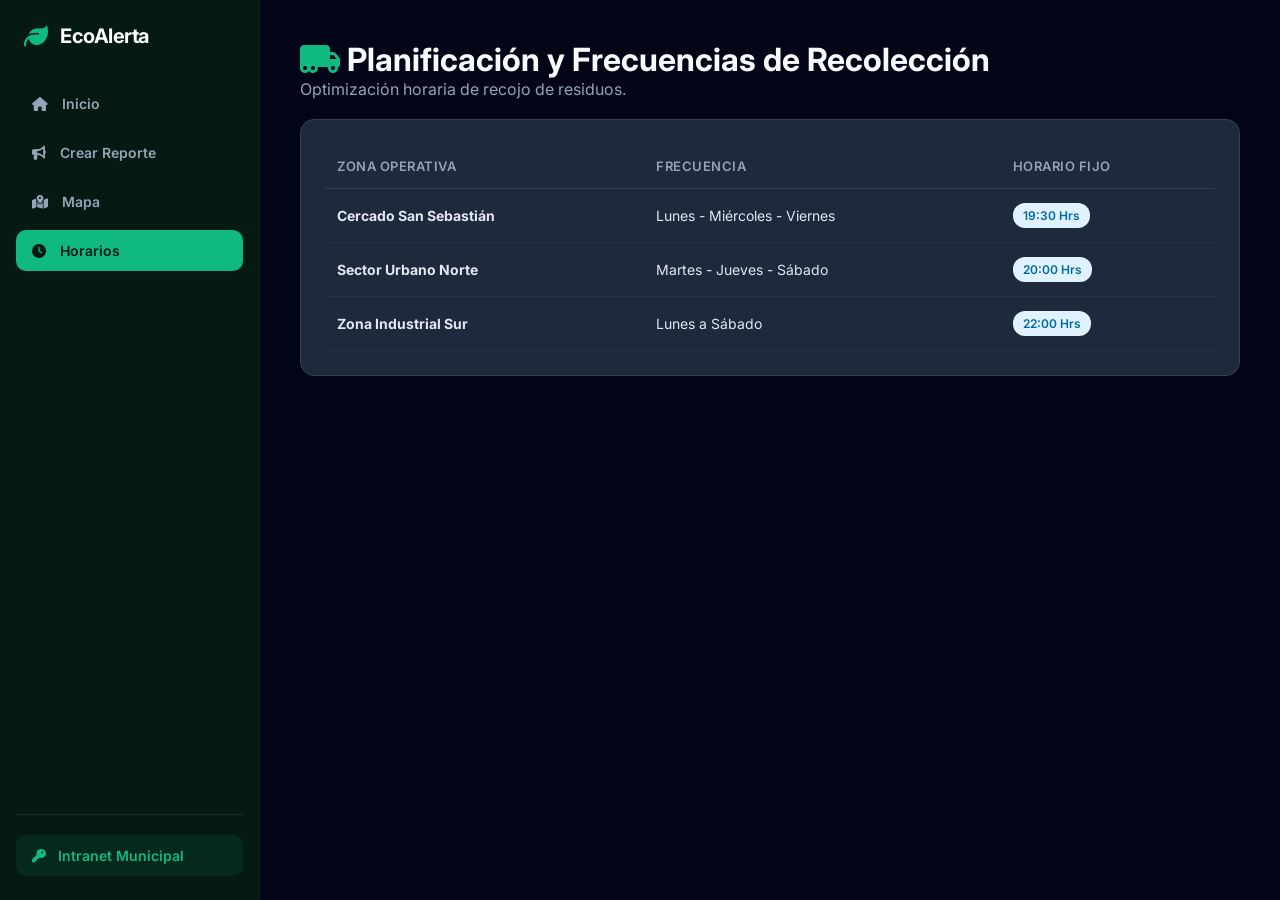
<file: horarios.html>
<!DOCTYPE html>
<html lang="es">
<head>
    <meta charset="UTF-8">
    <meta name="viewport" content="width=device-width, initial-scale=1.0">
    <title>EcoAlerta - Horarios</title>
    <link href="https://fonts.googleapis.com/css2?family=Inter:wght@400;500;600;700;800&display=swap" rel="stylesheet">
    <link rel="stylesheet" href="https://cdnjs.cloudflare.com/ajax/libs/font-awesome/6.7.2/css/all.min.css">
    <link rel="stylesheet" href="css/estilos.css">
</head>
<body>
    <nav class="menu" id="menuDinamico"></nav>
    <main class="contenido">
        <h1><i class="fas fa-truck-moving" style="color: var(--primary);"></i> Planificación y Frecuencias de Recolección</h1>
        <p style="color:var(--text-muted); margin-bottom:20px;">Optimización horaria de recojo de residuos.</p>
        <div class="table-container">
            <table>
                <thead>
                    <tr><th>Zona Operativa</th><th>Frecuencia</th><th>Horario Fijo</th></tr>
                </thead>
                <tbody>
                    <tr><td><strong>Cercado San Sebastián</strong></td><td>Lunes - Miércoles - Viernes</td><td><span class="estado-badge" style="background:#e0f2fe; color:#0369a1; padding: 5px 10px; border-radius: 12px; font-weight: 600;">19:30 Hrs</span></td></tr>
                    <tr><td><strong>Sector Urbano Norte</strong></td><td>Martes - Jueves - Sábado</td><td><span class="estado-badge" style="background:#e0f2fe; color:#0369a1; padding: 5px 10px; border-radius: 12px; font-weight: 600;">20:00 Hrs</span></td></tr>
                    <tr><td><strong>Zona Industrial Sur</strong></td><td>Lunes a Sábado</td><td><span class="estado-badge" style="background:#e0f2fe; color:#0369a1; padding: 5px 10px; border-radius: 12px; font-weight: 600;">22:00 Hrs</span></td></tr>
                </tbody>
            </table>
        </div>
    </main>
    <script src="js/model.js"></script>
    <script src="js/view.js"></script>
    <script>
        document.addEventListener("DOMContentLoaded", () => {
            const model = new EcoAlertaModel();
            const view = new EcoAlertaView();
            view.initMenu(model.isLoggedIn());
        });
    </script>
</body>
</html>
</file>
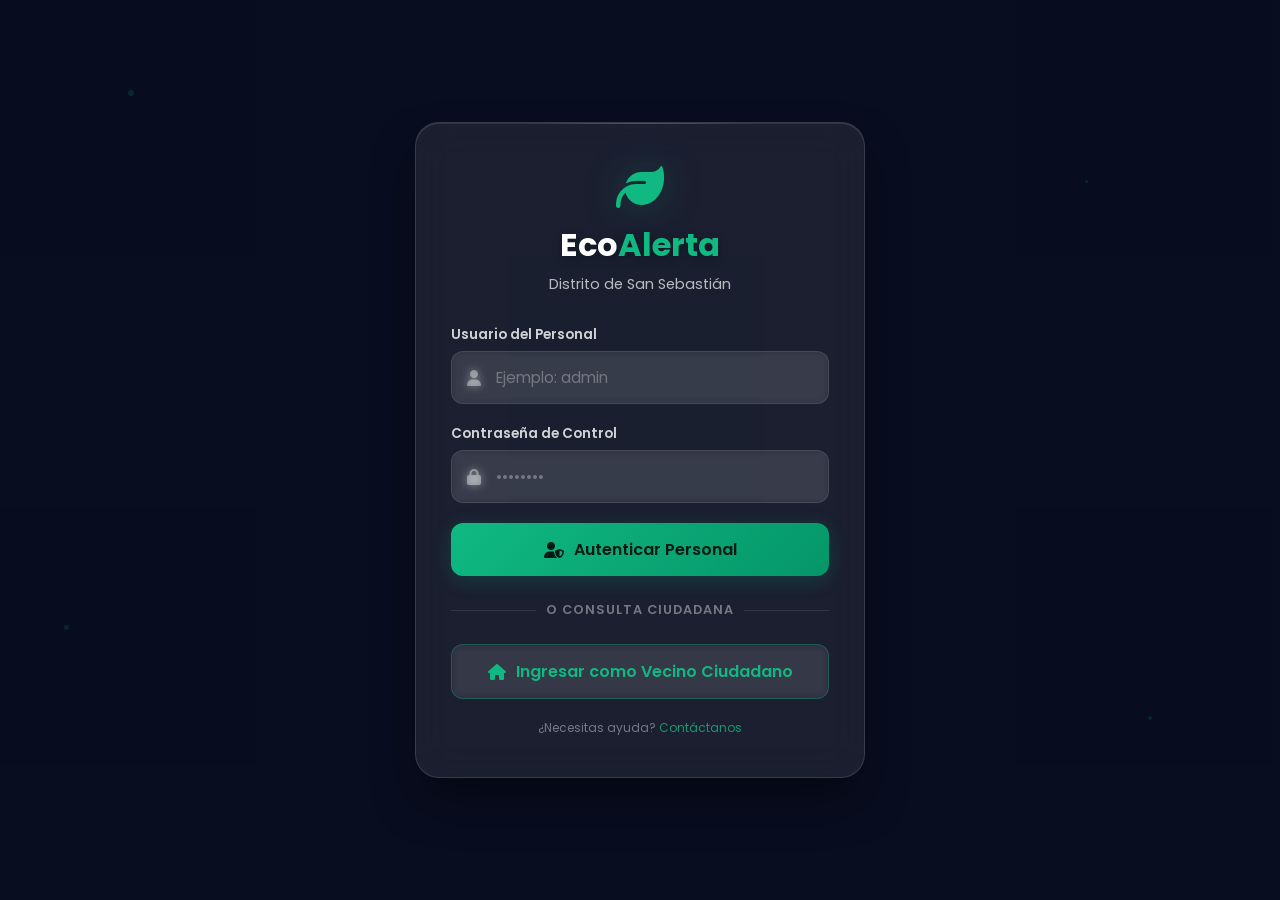
<file: login.html>
<!DOCTYPE html>
<html lang="es">
<head>
    <meta charset="UTF-8">
    <meta name="viewport" content="width=device-width, initial-scale=1.0">
    <title>Iniciar Sesión - EcoAlerta</title>
    
    <link rel="preconnect" href="https://fonts.googleapis.com">
    <link rel="preconnect" href="https://fonts.gstatic.com" crossorigin>
    <link href="https://fonts.googleapis.com/css2?family=Poppins:wght@300;400;500;600;700&display=swap" rel="stylesheet">
    <link rel="stylesheet" href="https://cdnjs.cloudflare.com/ajax/libs/font-awesome/6.7.2/css/all.min.css">

    <style>
        * {
            box-sizing: border-box;
            margin: 0;
            padding: 0;
            font-family: 'Poppins', sans-serif;
        }

        body {
            background: #0f172a;
            background-image: url('https://images.unsplash.com/photo-1511497584788-876760111969?q=20&w=1000');
            background-size: cover;
            background-position: center;
            background-attachment: fixed;
            display: flex;
            justify-content: center;
            align-items: center;
            min-height: 100vh;
            padding: 20px;
        }

        /* Capa oscura semitransparente encima de la imagen */
        body::before {
            content: '';
            position: fixed;
            top: 0;
            left: 0;
            width: 100%;
            height: 100%;
            background: rgba(2, 6, 23, 0.55);
            z-index: 0;
        }

        .login-wrapper {
            width: 100%;
            max-width: 450px;
            position: relative;
            z-index: 1;
        }

        /* ===== EFECTO GLASSMORPHISM ===== */
        .login-card {
            background: rgba(255, 255, 255, 0.08);
            backdrop-filter: blur(20px);
            -webkit-backdrop-filter: blur(20px);
            border: 1px solid rgba(255, 255, 255, 0.12);
            border-radius: 24px;
            padding: 40px 35px;
            box-shadow: 
                0 25px 50px -12px rgba(0, 0, 0, 0.5),
                inset 0 1px 0 rgba(255, 255, 255, 0.1);
            transition: all 0.3s ease;
        }

        /* Efecto de brillo en el borde superior */
        .login-card::before {
            content: '';
            position: absolute;
            top: 0;
            left: 50%;
            transform: translateX(-50%);
            width: 60%;
            height: 1px;
            background: linear-gradient(90deg, transparent, rgba(16, 185, 129, 0.4), transparent);
            border-radius: 100%;
        }

        .login-card:hover {
            box-shadow: 
                0 30px 60px -12px rgba(0, 0, 0, 0.6),
                inset 0 1px 0 rgba(255, 255, 255, 0.15);
            transform: translateY(-2px);
        }

        .login-header {
            text-align: center;
            margin-bottom: 30px;
        }

        .login-header i {
            font-size: 3rem;
            color: #10b981;
            margin-bottom: 10px;
            filter: drop-shadow(0 0 20px rgba(16, 185, 129, 0.2));
        }

        .login-header h1 {
            color: #ffffff;
            font-size: 2rem;
            font-weight: 700;
            text-shadow: 0 2px 10px rgba(0, 0, 0, 0.3);
        }

        .login-header h1 span {
            color: #10b981;
        }

        .login-header p {
            color: rgba(255, 255, 255, 0.7);
            font-size: 0.9rem;
            margin-top: 5px;
        }

        .section-divider {
            display: flex;
            align-items: center;
            text-align: center;
            color: rgba(255, 255, 255, 0.4);
            font-size: 0.8rem;
            font-weight: 600;
            text-transform: uppercase;
            letter-spacing: 1px;
            margin: 25px 0;
        }

        .section-divider::before, .section-divider::after {
            content: '';
            flex: 1;
            border-bottom: 1px solid rgba(255, 255, 255, 0.1);
        }

        .section-divider:not(:empty)::before { margin-right: .75em; }
        .section-divider:not(:empty)::after { margin-left: .75em; }

        .form-group {
            margin-bottom: 20px;
        }

        .form-group label {
            display: block;
            color: rgba(255, 255, 255, 0.8);
            font-size: 0.85rem;
            font-weight: 600;
            margin-bottom: 6px;
        }

        .input-icon-wrapper {
            position: relative;
            display: flex;
            align-items: center;
        }

        .input-icon-wrapper i {
            position: absolute;
            left: 16px;
            color: rgba(255, 255, 255, 0.4);
            font-size: 1rem;
            transition: color 0.3s ease;
        }

        .input-icon-wrapper:focus-within i {
            color: #10b981;
        }

        .form-control {
            width: 100%;
            padding: 14px 16px 14px 44px;
            background: rgba(255, 255, 255, 0.06);
            border: 1px solid rgba(255, 255, 255, 0.1);
            border-radius: 12px;
            font-size: 0.95rem;
            color: #f8fafc;
            outline: none;
            transition: all 0.3s ease;
            backdrop-filter: blur(4px);
        }

        .form-control::placeholder {
            color: rgba(255, 255, 255, 0.3);
        }

        .form-control:focus {
            border-color: #10b981;
            background: rgba(255, 255, 255, 0.08);
            box-shadow: 0 0 0 4px rgba(16, 185, 129, 0.08);
        }

        .btn-municipal {
            background: linear-gradient(135deg, #10b981, #059669);
            color: #041a12;
            border: none;
            width: 100%;
            padding: 14px;
            border-radius: 12px;
            font-size: 1rem;
            font-weight: 600;
            cursor: pointer;
            transition: all 0.3s ease;
            display: flex;
            align-items: center;
            justify-content: center;
            gap: 10px;
            box-shadow: 0 4px 20px rgba(16, 185, 129, 0.2);
            position: relative;
            overflow: hidden;
        }

        /* Efecto de brillo en el botón */
        .btn-municipal::after {
            content: '';
            position: absolute;
            top: -50%;
            left: -50%;
            width: 200%;
            height: 200%;
            background: radial-gradient(circle, rgba(255, 255, 255, 0.1) 0%, transparent 60%);
            opacity: 0;
            transition: opacity 0.5s ease;
        }

        .btn-municipal:hover {
            transform: translateY(-2px);
            box-shadow: 0 8px 30px rgba(16, 185, 129, 0.35);
        }

        .btn-municipal:hover::after {
            opacity: 1;
        }

        .btn-municipal:active {
            transform: scale(0.98);
        }

        .btn-vecino {
            background: rgba(255, 255, 255, 0.04);
            color: #10b981;
            border: 1px solid rgba(16, 185, 129, 0.3);
            width: 100%;
            padding: 14px;
            border-radius: 12px;
            font-size: 1rem;
            font-weight: 600;
            cursor: pointer;
            transition: all 0.3s ease;
            display: flex;
            align-items: center;
            justify-content: center;
            gap: 10px;
            backdrop-filter: blur(4px);
        }

        .btn-vecino:hover {
            background: rgba(16, 185, 129, 0.08);
            border-color: #10b981;
            transform: translateY(-2px);
            box-shadow: 0 4px 20px rgba(16, 185, 129, 0.1);
        }

        .btn-vecino:active {
            transform: scale(0.98);
        }

        .login-footer {
            text-align: center;
            margin-top: 20px;
            color: rgba(255, 255, 255, 0.4);
            font-size: 12px;
        }

        .login-footer a {
            color: rgba(16, 185, 129, 0.8);
            text-decoration: none;
            transition: color 0.3s ease;
        }

        .login-footer a:hover {
            color: #10b981;
            text-decoration: underline;
        }

        /* ===== EFECTO DE PARTÍCULAS SUTILES EN EL FONDO ===== */
        .bg-particles {
            position: fixed;
            top: 0;
            left: 0;
            width: 100%;
            height: 100%;
            pointer-events: none;
            z-index: 0;
            overflow: hidden;
        }

        .bg-particles span {
            position: absolute;
            width: 4px;
            height: 4px;
            background: rgba(16, 185, 129, 0.15);
            border-radius: 50%;
            animation: float 20s infinite linear;
        }

        .bg-particles span:nth-child(1) { top: 10%; left: 10%; animation-duration: 25s; width: 6px; height: 6px; }
        .bg-particles span:nth-child(2) { top: 20%; right: 15%; animation-duration: 18s; width: 3px; height: 3px; }
        .bg-particles span:nth-child(3) { bottom: 30%; left: 5%; animation-duration: 22s; width: 5px; height: 5px; }
        .bg-particles span:nth-child(4) { bottom: 20%; right: 10%; animation-duration: 28s; width: 4px; height: 4px; }
        .bg-particles span:nth-child(5) { top: 50%; left: 50%; animation-duration: 30s; width: 7px; height: 7px; }

        @keyframes float {
            0% { transform: translate(0, 0) scale(1); opacity: 0.5; }
            25% { transform: translate(100px, -50px) scale(1.5); opacity: 1; }
            50% { transform: translate(50px, 100px) scale(0.8); opacity: 0.5; }
            75% { transform: translate(-80px, 50px) scale(1.2); opacity: 0.8; }
            100% { transform: translate(0, 0) scale(1); opacity: 0.5; }
        }

        /* ===== RESPONSIVE ===== */
        @media (max-width: 480px) {
            .login-card {
                padding: 30px 20px;
            }
            .login-header h1 {
                font-size: 1.6rem;
            }
            .login-header i {
                font-size: 2.4rem;
            }
        }
    </style>
</head>
<body>

    <!-- ===== PARTÍCULAS DECORATIVAS ===== -->
    <div class="bg-particles">
        <span></span>
        <span></span>
        <span></span>
        <span></span>
        <span></span>
    </div>

    <div class="login-wrapper">
        <div class="login-card">
            
            <div class="login-header">
                <i class="fas fa-leaf"></i>
                <h1>Eco<span>Alerta</span></h1>
                <p>Distrito de San Sebastián</p>
            </div>

            <form id="loginForm">
                <div class="form-group">
                    <label for="usuario">Usuario del Personal</label>
                    <div class="input-icon-wrapper">
                        <i class="fas fa-user"></i>
                        <input type="text" id="usuario" class="form-control" placeholder="Ejemplo: admin" autocomplete="username">
                    </div>
                </div>

                <div class="form-group">
                    <label for="clave">Contraseña de Control</label>
                    <div class="input-icon-wrapper">
                        <i class="fas fa-lock"></i>
                        <input type="password" id="clave" class="form-control" placeholder="••••••••" autocomplete="current-password">
                    </div>
                </div>

                <button type="submit" class="btn-municipal">
                    <i class="fas fa-user-shield"></i> Autenticar Personal
                </button>
            </form>

            <div class="section-divider">O CONSULTA CIUDADANA</div>

            <div style="margin-top: 5px;">
                <button type="button" class="btn-vecino" onclick="loginVecino()">
                    <i class="fas fa-home"></i> Ingresar como Vecino Ciudadano
                </button>
            </div>

            <div class="login-footer">
                <p>¿Necesitas ayuda? <a href="#">Contáctanos</a></p>
            </div>

        </div>
    </div>

    <script>
        document.getElementById('loginForm').addEventListener('submit', function(e) {
            e.preventDefault();
            const user = document.getElementById('usuario').value.trim();
            const pass = document.getElementById('clave').value.trim();
            
            if (user === 'admin' && pass === '1234') {
                localStorage.setItem('eco_session', 'true');
                localStorage.setItem('session_user', 'Administrador');
                window.location.href = 'index.html';
            } else {
                alert('❌ Credenciales incorrectas. Usa: admin / 1234');
            }
        });

        function loginVecino() {
            localStorage.removeItem('eco_session');
            localStorage.removeItem('session_user');
            window.location.href = 'index.html';
        }
    </script>

</body>
</html>
</file>
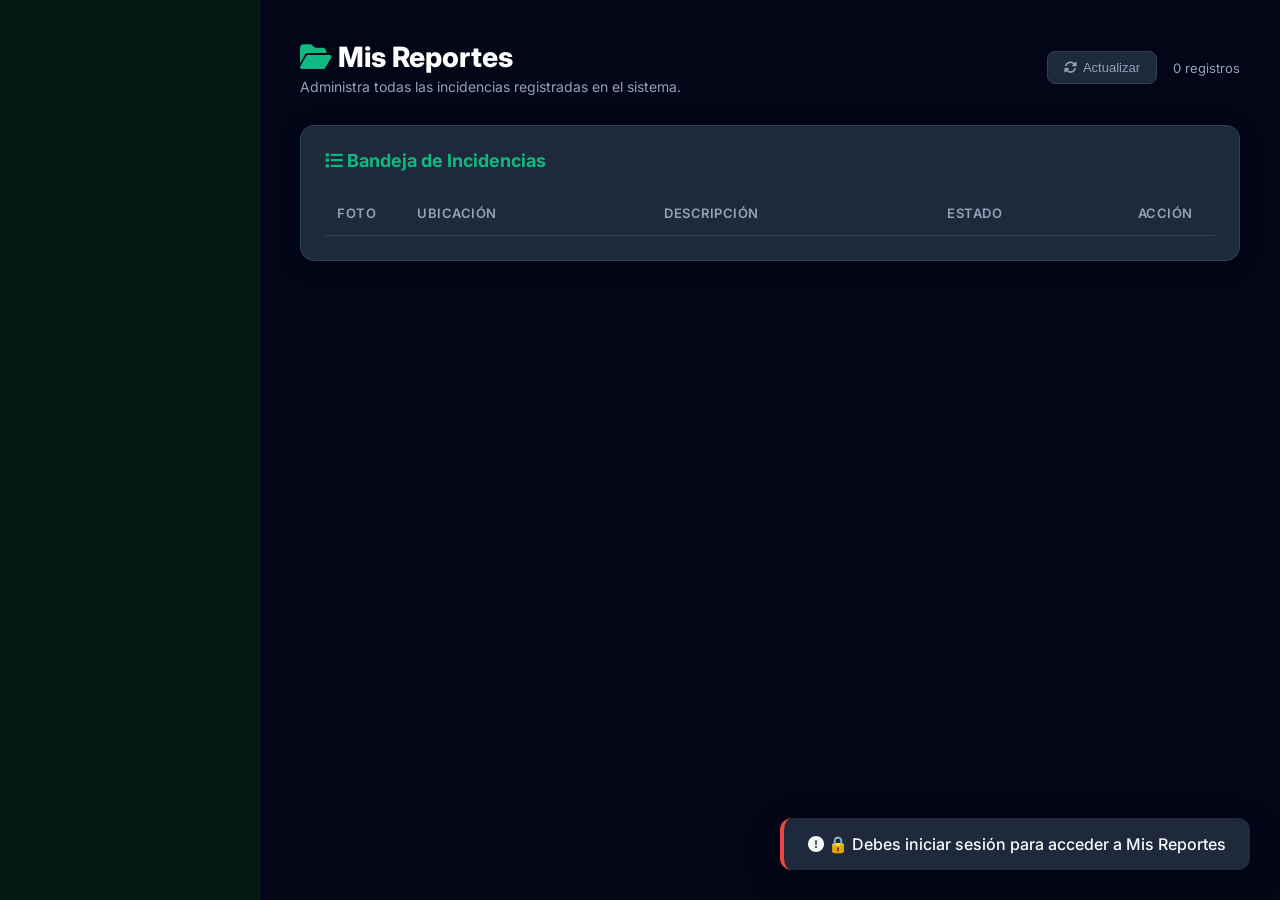
<file: misreportes.html>
<!DOCTYPE html>
<html lang="es">
<head>
    <meta charset="UTF-8">
    <meta name="viewport" content="width=device-width, initial-scale=1.0">
    <title>EcoAlerta - Mis Reportes</title>
    <link href="https://fonts.googleapis.com/css2?family=Inter:wght@400;500;600;700;800&display=swap" rel="stylesheet">
    <link rel="stylesheet" href="https://cdnjs.cloudflare.com/ajax/libs/font-awesome/6.7.2/css/all.min.css">
    <link rel="stylesheet" href="css/estilos.css">
    <style>
        .header-actions {
            display: flex;
            align-items: center;
            gap: 16px;
            flex-wrap: wrap;
        }
        .btn-refresh {
            background: var(--bg-card);
            border: 1px solid var(--border-color);
            color: var(--text-muted);
            padding: 8px 16px;
            border-radius: 8px;
            cursor: pointer;
            transition: all 0.2s;
            font-size: 13px;
            display: flex;
            align-items: center;
            gap: 6px;
        }
        .btn-refresh:hover {
            background: var(--primary);
            color: #041a12;
            border-color: var(--primary);
        }
        .empty-state-custom {
            text-align: center;
            color: var(--text-muted);
            padding: 40px;
        }
        .empty-state-custom i {
            font-size: 40px;
            display: block;
            margin-bottom: 12px;
            opacity: 0.3;
        }
    </style>
</head>
<body>
    <nav class="menu" id="menuDinamico"></nav>
    <main class="contenido">
        <header style="margin-bottom: 30px; display: flex; justify-content: space-between; align-items: center; flex-wrap: wrap; gap: 15px;">
            <div>
                <h1 style="font-size: 28px; font-weight: 800; color: #ffffff;">
                    <i class="fas fa-folder-open" style="color: var(--primary);"></i> Mis Reportes
                </h1>
                <p style="color: var(--text-muted); font-size: 14px; margin-top: 4px;">
                    Administra todas las incidencias registradas en el sistema.
                </p>
            </div>
            <div class="header-actions">
                <button class="btn-refresh" onclick="location.reload()">
                    <i class="fas fa-sync-alt"></i> Actualizar
                </button>
                <span style="color: var(--text-muted); font-size: 13px;" id="totalRegistros">0 registros</span>
            </div>
        </header>

        <section class="table-container">
            <h2 style="font-size: 18px; font-weight: 700; margin-bottom: 20px; color: var(--primary);">
                <i class="fas fa-list"></i> Bandeja de Incidencias
            </h2>
            <div style="overflow-x: auto;">
                <table>
                    <thead>
                        <tr>
                            <th style="width: 80px;">Foto</th>
                            <th>Ubicación</th>
                            <th>Descripción</th>
                            <th style="width: 180px;">Estado</th>
                            <th style="width: 100px; text-align: center;">Acción</th>
                        </tr>
                    </thead>
                    <tbody id="tablaReportesBody">
                        <!-- Generado por JS -->
                    </tbody>
                </table>
            </div>
        </section>
    </main>

    <script src="js/model.js"></script>
    <script src="js/view.js"></script>
    <script>
        document.addEventListener("DOMContentLoaded", function() {
            const model = new EcoAlertaModel();
            const view = new EcoAlertaView();
            
            // ===== VERIFICAR SESIÓN =====
            if (!model.isLoggedIn()) {
                view.showToast('🔒 Debes iniciar sesión para acceder a Mis Reportes', 'error');
                setTimeout(() => {
                    window.location.href = 'login.html';
                }, 1500);
                return;
            }
            
            // ===== INICIALIZAR MENÚ CON LOGOUT DIRECTO AL LOGIN =====
            view.initMenu(true, function() {
                // Limpiar todas las claves de sesión
                localStorage.removeItem('eco_session');
                localStorage.removeItem('session_user');
                localStorage.removeItem('isLoggedIn');
                sessionStorage.clear();
                
                view.showToast('👋 Sesión cerrada correctamente');
                
                // ✅ REDIRIGIR DIRECTAMENTE AL LOGIN
                setTimeout(() => {
                    window.location.href = 'login.html';
                }, 500);
            });
            
            // ===== CARGAR DATOS =====
            cargarReportes(model, view);
        });

        function cargarReportes(model, view) {
            const reportes = model.getAll();
            const tbody = document.getElementById('tablaReportesBody');
            
            // Actualizar contador
            document.getElementById('totalRegistros').textContent = reportes.length + ' registros';
            
            if (reportes.length === 0) {
                tbody.innerHTML = `
                    <tr>
                        <td colspan="5" class="empty-state-custom">
                            <i class="fas fa-inbox"></i>
                            <p>No hay reportes registrados</p>
                            <p style="font-size: 13px; margin-top: 4px;">
                                <a href="reportar.html" style="color: var(--primary); text-decoration: none;">
                                    <i class="fas fa-plus-circle"></i> Crear el primer reporte
                                </a>
                            </p>
                        </td>
                    </tr>
                `;
                return;
            }

            // Ordenar: Pendientes primero, luego por fecha (más reciente primero)
            const sorted = [...reportes].sort((a, b) => {
                if (a.estado === 'Pendiente' && b.estado !== 'Pendiente') return -1;
                if (a.estado !== 'Pendiente' && b.estado === 'Pendiente') return 1;
                return new Date(b.fecha) - new Date(a.fecha);
            });

            tbody.innerHTML = sorted.map((r, index) => {
                const estadoClass = r.estado === 'Pendiente' ? 'estado-pendiente' : 
                                   r.estado === 'Atendido' ? 'estado-atendido' : 'estado-noatendido';
                
                const imagenHtml = r.imagen 
                    ? `<img src="${r.imagen}" class="img-miniatura" onclick="verEvidencia(${r.id}, '${view.escapeXSS(r.referencia)}', '${r.fecha}')" title="Ver evidencia" style="cursor: pointer;">`
                    : `<i class="fas fa-image-slash" style="color: var(--text-muted); font-size: 18px;"></i>`;

                return `
                    <tr>
                        <td>${imagenHtml}</td>
                        <td><strong>${view.escapeXSS(r.referencia)}</strong></td>
                        <td style="font-size: 13px; color: var(--text-muted); max-width: 250px; overflow: hidden; text-overflow: ellipsis; white-space: nowrap;">
                            ${view.escapeXSS(r.descripcion)}
                        </td>
                        <td>
                            <select class="select-status" data-id="${r.id}" onchange="cambiarEstado(${r.id}, this.value)" style="padding:6px 12px; font-weight:600; border-radius:8px; border:1px solid var(--border-color); outline:none; background:#0f172a; color:#fff; font-size:13px; cursor:pointer;">
                                <option value="Pendiente" ${r.estado === 'Pendiente' ? 'selected' : ''}>🟡 Pendiente</option>
                                <option value="Atendido" ${r.estado === 'Atendido' ? 'selected' : ''}>🟢 Atendido</option>
                                <option value="No Atendido" ${r.estado === 'No Atendido' ? 'selected' : ''}>⚪ No Atendido</option>
                            </select>
                        </td>
                        <td style="text-align: center;">
                            <button class="btn-delete" onclick="eliminarReporte(${r.id})" title="Eliminar reporte" style="background:transparent; border:none; color:#64748b; padding:6px 10px; border-radius:6px; cursor:pointer; transition:all 0.2s; font-size:14px;">
                                <i class="fas fa-trash-alt"></i>
                            </button>
                        </td>
                    </tr>
                `;
            }).join('');
        }

        function cambiarEstado(id, nuevoEstado) {
            const model = new EcoAlertaModel();
            const view = new EcoAlertaView();
            
            if (model.updateStatus(id, nuevoEstado)) {
                view.showToast(`✅ Estado actualizado a "${nuevoEstado}"`);
                cargarReportes(model, view);
            }
        }

        function eliminarReporte(id) {
            if (!confirm('⚠️ ¿Está seguro de que desea eliminar este reporte permanentemente?')) return;
            
            const model = new EcoAlertaModel();
            const view = new EcoAlertaView();
            
            if (model.delete(id)) {
                view.showToast('🗑️ Reporte eliminado correctamente');
                cargarReportes(model, view);
            }
        }

        function verEvidencia(id, referencia, fecha) {
            const model = new EcoAlertaModel();
            const view = new EcoAlertaView();
            const reporte = model.getById(id);
            
            if (reporte && reporte.imagen) {
                view.injectModalStructure(reporte);
            } else {
                view.showToast('📷 Este reporte no tiene imagen adjunta', 'error');
            }
        }

        // ============================================================
        //  FALLBACK: CIERRE DE SESIÓN
        // ============================================================

        document.addEventListener('click', function(e) {
            if (e.target.closest('#btnCerrarSesion') || e.target.closest('.logout-btn')) {
                e.preventDefault();
                const model = new EcoAlertaModel();
                const view = new EcoAlertaView();
                
                localStorage.removeItem('eco_session');
                localStorage.removeItem('session_user');
                localStorage.removeItem('isLoggedIn');
                sessionStorage.clear();
                
                view.showToast('👋 Sesión cerrada correctamente');
                setTimeout(() => {
                    window.location.href = 'login.html';
                }, 500);
            }
        });
    </script>
</body>
</html>
</file>
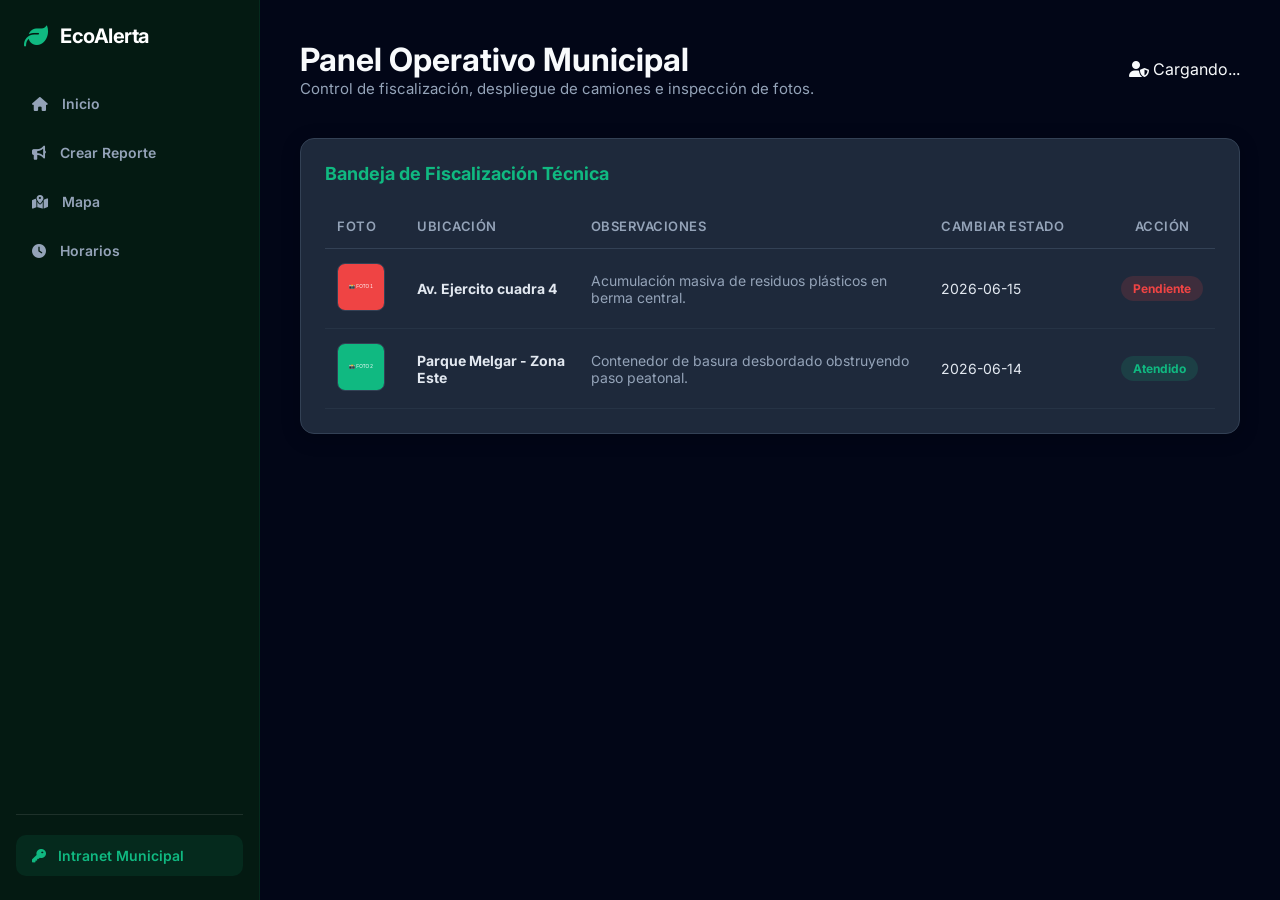
<file: perfil.html>
<!DOCTYPE html>
<html lang="es">
<head>
    <meta charset="UTF-8">
    <meta name="viewport" content="width=device-width, initial-scale=1.0">
    <title>EcoAlerta - Administración</title>
    <link href="https://fonts.googleapis.com/css2?family=Inter:wght@400;500;600;700;800&display=swap" rel="stylesheet">
    <link rel="stylesheet" href="https://cdnjs.cloudflare.com/ajax/libs/font-awesome/6.7.2/css/all.min.css">
    <link rel="stylesheet" href="css/estilos.css">
</head>
<body>
    <nav class="menu" id="menuDinamico"></nav>
    <main class="contenido">
        <header style="margin-bottom:40px; display:flex; justify-content:space-between; align-items:center;">
            <div>
                <h1>Panel Operativo Municipal</h1>
                <p style="color:var(--text-muted); font-size:15px;">Control de fiscalización, despliegue de camiones e inspección de fotos.</p>
            </div>
            <div class="header-user-card">
                <i class="fas fa-user-shield" style="color: var(--primary-light)"></i> <span id="nombreUsuario">Cargando...</span>
            </div>
        </header>
        <section class="table-container">
            <h2 style="font-size:18px; font-weight:700; margin-bottom:20px; color:var(--primary);">Bandeja de Fiscalización Técnica</h2>
            <table>
                <thead>
                    <tr>
                        <th style="width:80px;">Foto</th> <th>Ubicación</th> <th>Observaciones</th> <th style="width:180px;">Cambiar Estado</th> <th style="text-align:center; width:80px;">Acción</th>
                    </tr>
                </thead>
                <tbody id="tablaReportesBody"></tbody>
            </table>
        </section>
    </main>
    <script src="js/model.js"></script>
    <script src="js/view.js"></script>
    <script src="js/controller.js"></script>
</body>
</html>
</file>
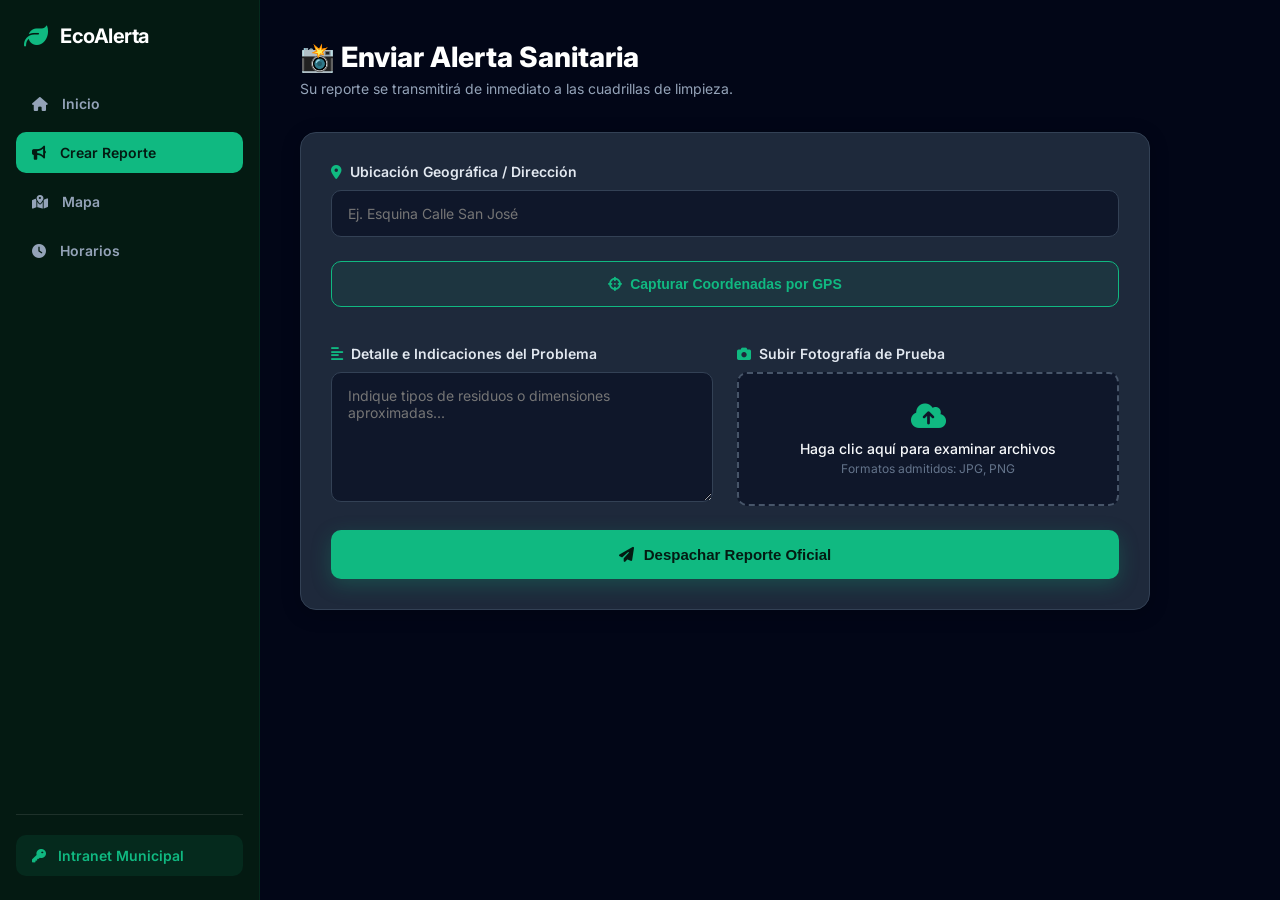
<file: reportar.html>
<!DOCTYPE html>
<html lang="es">
<head>
    <meta charset="UTF-8">
    <meta name="viewport" content="width=device-width, initial-scale=1.0">
    <title>EcoAlerta - Crear Reporte</title>
    <link href="https://fonts.googleapis.com/css2?family=Inter:wght@400;500;600;700;800&display=swap" rel="stylesheet">
    <link rel="stylesheet" href="https://cdnjs.cloudflare.com/ajax/libs/font-awesome/6.7.2/css/all.min.css">
    <link rel="stylesheet" href="css/estilos.css">
</head>
<body>

    <nav class="menu" id="menuDinamico"></nav>

    <main class="contenido">
        
        <header style="margin-bottom: 35px;">
            <h1 style="font-size: 28px; font-weight: 800; color: #ffffff; margin-bottom: 6px;">
                📸 Enviar Alerta Sanitaria
            </h1>
            <p style="color: #94a3b8; font-size: 14px;">
                Su reporte se transmitirá de inmediato a las cuadrillas de limpieza.
            </p>
        </header>

        <form class="form-reportar" id="formIncidencia">
            
            <div class="form-group">
                <label for="txtReferencia">
                    <i class="fas fa-map-marker-alt"></i> Ubicación Geográfica / Dirección
                </label>
                <input type="text" id="txtReferencia" class="form-control" placeholder="Ej. Esquina Calle San José" required>
            </div>

            <button type="button" id="btnGeolocalizar" class="btn-gps">
                <i class="fas fa-crosshairs"></i> Capturar Coordenadas por GPS
            </button>
            <div id="coordenadasDisplay" style="color: var(--text-muted); font-size: 13px; margin-top: -10px;"></div>

            <div class="form-row">
                
                <div class="form-group">
                    <label for="txtDescripcion">
                        <i class="fas fa-align-left"></i> Detalle e Indicaciones del Problema
                    </label>
                    <textarea id="txtDescripcion" class="form-control" placeholder="Indique tipos de residuos o dimensiones aproximadas..." required></textarea>
                </div>

                <div class="form-group">
                    <label><i class="fas fa-camera"></i> Subir Fotografía de Prueba</label>
                    <div class="file-input-wrapper">
                        <i class="fas fa-cloud-upload-alt" style="font-size: 28px; color: var(--primary); margin-bottom: 10px;"></i>
                        <p style="font-size: 14px; color: #f8fafc; font-weight: 500; margin: 0;">Haga clic aquí para examinar archivos</p>
                        <p style="font-size: 12px; color: #64748b; margin-top: 4px;">Formatos admitidos: JPG, PNG</p>
                        <input type="file" id="fileImagen" accept="image/*">
                    </div>
                    <img id="previewImagen" alt="Vista previa de la imagen">
                </div>

            </div>

            <button type="submit" class="btn-submit">
                <i class="fas fa-paper-plane"></i> Despachar Reporte Oficial
            </button>

        </form>
    </main>

    <script src="js/model.js"></script>
    <script src="js/view.js"></script>
    <script src="js/controller.js"></script>
    <script>
        document.addEventListener("DOMContentLoaded", () => {
            const model = new EcoAlertaModel();
            const view = new EcoAlertaView();
            view.initMenu(model.isLoggedIn());

            // Previsualización de imagen
            document.getElementById('fileImagen').addEventListener('change', function(e) {
                const preview = document.getElementById('previewImagen');
                if (this.files && this.files[0]) {
                    const reader = new FileReader();
                    reader.onload = function(event) {
                        preview.src = event.target.result;
                        preview.style.display = 'block';
                    };
                    reader.readAsDataURL(this.files[0]);
                }
            });

            // Geolocalización
            let latGuardada = null;
            let lngGuardada = null;

            document.getElementById('btnGeolocalizar').addEventListener('click', function() {
                if (navigator.geolocation) {
                    this.innerHTML = '<i class="fas fa-spinner fa-spin"></i> Obteniendo ubicación...';
                    navigator.geolocation.getCurrentPosition(
                        (pos) => {
                            latGuardada = pos.coords.latitude;
                            lngGuardada = pos.coords.longitude;
                            document.getElementById('coordenadasDisplay').innerHTML = 
                                `<i class="fas fa-check-circle" style="color: var(--primary);"></i> 
                                Coordenadas: ${latGuardada.toFixed(6)}, ${lngGuardada.toFixed(6)}`;
                            this.innerHTML = '<i class="fas fa-crosshairs"></i> Ubicación capturada ✅';
                            this.style.borderColor = 'var(--primary)';
                        },
                        () => {
                            this.innerHTML = '<i class="fas fa-crosshairs"></i> Capturar Coordenadas por GPS';
                            alert('❌ No se pudo obtener la ubicación. Verifica los permisos.');
                        }
                    );
                } else {
                    alert('❌ Tu navegador no soporta GPS.');
                }
            });

            // Envío del formulario
            document.getElementById('formIncidencia').addEventListener('submit', function(e) {
                e.preventDefault();
                
                const referencia = document.getElementById('txtReferencia').value.trim();
                const descripcion = document.getElementById('txtDescripcion').value.trim();
                const fileInput = document.getElementById('fileImagen');

                if (!referencia || !descripcion) {
                    view.showToast('❌ Completa todos los campos obligatorios', 'error');
                    return;
                }

                const reader = new FileReader();
                reader.onload = function(event) {
                    const imagen = event.target.result || null;
                    model.save(referencia, descripcion, imagen, latGuardada, lngGuardada);
                    view.showToast('🎉 ¡Reporte enviado con éxito!');
                    document.getElementById('formIncidencia').reset();
                    document.getElementById('previewImagen').style.display = 'none';
                    document.getElementById('coordenadasDisplay').innerHTML = '';
                    latGuardada = null;
                    lngGuardada = null;
                    document.getElementById('btnGeolocalizar').innerHTML = '<i class="fas fa-crosshairs"></i> Capturar Coordenadas por GPS';
                };

                if (fileInput.files[0]) {
                    reader.readAsDataURL(fileInput.files[0]);
                } else {
                    model.save(referencia, descripcion, null, latGuardada, lngGuardada);
                    view.showToast('🎉 ¡Reporte enviado con éxito!');
                    document.getElementById('formIncidencia').reset();
                    document.getElementById('previewImagen').style.display = 'none';
                }
            });
        });
    </script>
</body>
</html>
</file>
<file: css/estilos.css>
/* ==========================================================================
   🎨 1. VARIABLES GLOBALES Y CONFIGURACIÓN BASE
   ========================================================================== */
:root {
    --primary: #10b981;
    --primary-hover: #059669;
    --bg-dark: #020617;
    --bg-card: #1e293b;
    --border-color: #334155;
    --text-main: #f8fafc;
    --text-muted: #94a3b8;
    --radius: 12px;
    --shadow: 0 4px 20px rgba(0, 0, 0, 0.2);
}

* {
    box-sizing: border-box;
    margin: 0;
    padding: 0;
}

body {
    font-family: 'Inter', -apple-system, BlinkMacSystemFont, sans-serif;
    background-color: var(--bg-dark);
    color: var(--text-main);
    display: flex;
    min-height: 100vh;
    overflow-x: hidden;
}

/* ==========================================================================
   🌿 2. MENÚ LATERAL IZQUIERDO
   ========================================================================== */
.menu {
    width: 260px;
    background-color: #041a12;
    padding: 24px 16px;
    display: flex;
    flex-direction: column;
    border-right: 1px solid rgba(16, 185, 129, 0.1);
    position: fixed;
    height: 100vh;
    left: 0;
    top: 0;
    z-index: 100;
    transition: transform 0.3s ease;
}

.sidebar-brand {
    display: flex;
    align-items: center;
    gap: 12px;
    margin-bottom: 35px;
    padding-left: 8px;
}

.sidebar-brand i {
    color: var(--primary);
    font-size: 24px;
}

.sidebar-brand h2 {
    font-size: 20px;
    font-weight: 700;
    color: #ffffff;
    letter-spacing: -0.5px;
}

.sidebar-links {
    display: flex;
    flex-direction: column;
    gap: 8px;
    flex-grow: 1;
}

.sidebar-links a {
    display: flex;
    align-items: center;
    gap: 14px;
    padding: 12px 16px;
    color: var(--text-muted);
    text-decoration: none;
    font-size: 14px;
    font-weight: 600;
    border-radius: 10px;
    transition: all 0.2s ease;
}

.sidebar-links a:hover {
    color: #ffffff;
    background: rgba(255, 255, 255, 0.05);
}

.sidebar-links a.active {
    background-color: var(--primary);
    color: #041a12;
}

.logout-container {
    padding-top: 20px;
    border-top: 1px solid rgba(255, 255, 255, 0.1);
}

.logout-btn {
    display: flex;
    align-items: center;
    gap: 12px;
    color: #ef4444;
    text-decoration: none;
    font-size: 14px;
    font-weight: 600;
    padding: 12px 16px;
    border-radius: 10px;
    transition: background 0.2s;
    cursor: pointer;
}

.logout-btn:hover {
    background: rgba(239, 68, 68, 0.1);
}

.menu-login-btn {
    display: flex;
    align-items: center;
    gap: 12px;
    color: var(--primary);
    text-decoration: none;
    font-size: 14px;
    font-weight: 600;
    padding: 12px 16px;
    border-radius: 10px;
    background: rgba(16, 185, 129, 0.1);
    transition: background 0.2s;
}

.menu-login-btn:hover {
    background: rgba(16, 185, 129, 0.2);
}

/* ==========================================================================
   🏛️ 3. CONTENEDOR PRINCIPAL
   ========================================================================== */
.contenido {
    margin-left: 260px;
    padding: 40px;
    width: calc(100% - 260px);
    min-height: 100vh;
}

/* ==========================================================================
   📊 4. TARJETAS Y KPI
   ========================================================================== */
.chart-card {
    background: var(--bg-card);
    padding: 24px;
    border-radius: 16px;
    box-shadow: var(--shadow);
    border: 1px solid var(--border-color);
    min-height: 310px;
    display: flex;
    flex-direction: column;
}

.kpi-grid {
    display: grid;
    grid-template-columns: 1fr;
    gap: 16px;
}

@media (min-width: 640px) {
    .kpi-grid {
        grid-template-columns: repeat(2, 1fr);
    }
}

.kpi-card-success {
    background: linear-gradient(135deg, #0f766e, #10b981);
    color: #ffffff;
    padding: 24px;
    border-radius: 16px;
    display: flex;
    flex-direction: column;
    justify-content: center;
    box-shadow: 0 10px 25px -5px rgba(16, 185, 129, 0.2);
    transition: transform 0.2s ease;
}

.kpi-card-warning {
    background: var(--bg-card);
    border: 1px solid var(--border-color);
    padding: 24px;
    border-radius: 16px;
    display: flex;
    flex-direction: column;
    justify-content: center;
    box-shadow: var(--shadow);
    transition: transform 0.2s ease;
}

.kpi-card-success:hover,
.kpi-card-warning:hover {
    transform: translateY(-2px);
}

.kpi-label {
    font-size: 11px;
    font-weight: 600;
    text-transform: uppercase;
    letter-spacing: 0.05em;
    margin: 0 0 4px 0;
}

.kpi-value {
    font-size: 38px;
    font-weight: 800;
    line-height: 1;
    margin: 6px 0;
}

.kpi-subtext {
    font-size: 12px;
    margin: 4px 0 0 0;
    display: flex;
    align-items: center;
    gap: 6px;
}

/* ==========================================================================
   📋 5. TABLAS
   ========================================================================== */
.table-container {
    background: var(--bg-card);
    border: 1px solid var(--border-color);
    border-radius: 14px;
    padding: 24px;
    box-shadow: var(--shadow);
    overflow-x: auto;
}

table {
    width: 100%;
    border-collapse: collapse;
    text-align: left;
    color: #e2e8f0;
    min-width: 600px;
}

th {
    color: var(--text-muted);
    font-weight: 600;
    font-size: 13px;
    text-transform: uppercase;
    letter-spacing: 0.5px;
    padding: 14px 12px;
    border-bottom: 1px solid var(--border-color);
}

td {
    padding: 14px 12px;
    border-bottom: 1px solid rgba(51, 65, 85, 0.4);
    font-size: 14px;
    vertical-align: middle;
}

/* Badges de Estados */
.estado-badge {
    padding: 5px 12px;
    border-radius: 20px;
    font-size: 12px;
    font-weight: 700;
    display: inline-block;
}

.estado-pendiente {
    background: rgba(239, 68, 68, 0.15);
    color: #ef4444;
}

.estado-atendido {
    background: rgba(16, 185, 129, 0.15);
    color: #10b981;
}

.estado-noatendido {
    background: rgba(100, 116, 139, 0.15);
    color: #94a3b8;
}

.img-miniatura {
    width: 48px;
    height: 48px;
    object-fit: cover;
    border-radius: 8px;
    border: 1px solid var(--border-color);
    transition: transform 0.2s ease;
    cursor: pointer;
}

.img-miniatura:hover {
    transform: scale(1.05);
}

/* ==========================================================================
   📝 6. FORMULARIO
   ========================================================================== */
.form-reportar {
    max-width: 850px;
    margin: 20px 0;
    display: flex;
    flex-direction: column;
    gap: 24px;
    background: var(--bg-card);
    padding: 30px;
    border-radius: 16px;
    border: 1px solid var(--border-color);
    box-shadow: var(--shadow);
}

.form-group {
    display: flex;
    flex-direction: column;
    gap: 10px;
}

.form-group label {
    font-size: 14px;
    font-weight: 600;
    color: #e2e8f0;
    display: flex;
    align-items: center;
    gap: 8px;
}

.form-group label i {
    color: var(--primary);
}

.form-control {
    background-color: #0f172a;
    border: 1px solid var(--border-color);
    border-radius: 10px;
    padding: 14px 16px;
    color: #f8fafc;
    font-family: 'Inter', sans-serif;
    font-size: 14px;
    outline: none;
    width: 100%;
    transition: all 0.2s ease;
}

.form-control:focus {
    border-color: var(--primary);
    box-shadow: 0 0 0 2px rgba(16, 185, 129, 0.15);
}

textarea.form-control {
    resize: vertical;
    min-height: 130px;
}

.form-row {
    display: grid;
    grid-template-columns: 1fr;
    gap: 24px;
}

@media (min-width: 768px) {
    .form-row {
        grid-template-columns: repeat(2, 1fr);
    }
}

.btn-gps {
    background-color: rgba(16, 185, 129, 0.08);
    border: 1px solid var(--primary);
    color: var(--primary);
    padding: 14px;
    border-radius: 10px;
    font-weight: 600;
    font-size: 14px;
    cursor: pointer;
    display: flex;
    align-items: center;
    justify-content: center;
    gap: 8px;
    transition: all 0.2s ease;
}

.btn-gps:hover {
    background-color: var(--primary);
    color: #041a12;
}

.file-input-wrapper {
    background-color: #0f172a;
    border: 2px dashed #475569;
    border-radius: 10px;
    padding: 28px 20px;
    text-align: center;
    cursor: pointer;
    position: relative;
    display: flex;
    flex-direction: column;
    align-items: center;
    justify-content: center;
    transition: all 0.2s ease;
}

.file-input-wrapper:hover {
    border-color: var(--primary);
    background-color: rgba(16, 185, 129, 0.02);
}

.file-input-wrapper input[type="file"] {
    position: absolute;
    top: 0;
    left: 0;
    width: 100%;
    height: 100%;
    opacity: 0;
    cursor: pointer;
}

#previewImagen {
    max-width: 100%;
    max-height: 200px;
    border-radius: 8px;
    margin-top: 10px;
    display: none;
    object-fit: cover;
}

.btn-submit {
    background-color: var(--primary);
    color: #041a12;
    border: none;
    padding: 16px;
    border-radius: 10px;
    font-weight: 700;
    font-size: 15px;
    cursor: pointer;
    display: flex;
    align-items: center;
    justify-content: center;
    gap: 10px;
    box-shadow: 0 6px 20px rgba(16, 185, 129, 0.25);
    transition: all 0.2s ease;
}

.btn-submit:hover {
    background-color: var(--primary-hover);
    transform: translateY(-1px);
}

/* ==========================================================================
   🍞 TOAST NOTIFICATIONS
   ========================================================================== */
.toast-notification {
    position: fixed;
    bottom: 30px;
    right: 30px;
    background: var(--bg-card);
    color: var(--text-main);
    padding: 16px 24px;
    border-radius: 12px;
    border-left: 4px solid var(--primary);
    box-shadow: 0 10px 30px rgba(0, 0, 0, 0.3);
    z-index: 9999;
    animation: slideIn 0.3s ease;
    font-weight: 500;
}

.toast-notification.error {
    border-left-color: #ef4444;
}

@keyframes slideIn {
    from {
        opacity: 0;
        transform: translateY(20px);
    }
    to {
        opacity: 1;
        transform: translateY(0);
    }
}

/* ==========================================================================
   🖼️ MODAL
   ========================================================================== */
.eco-modal-content {
    position: fixed;
    top: 50%;
    left: 50%;
    transform: translate(-50%, -50%);
    background: #1e293b;
    border: 1px solid #475569;
    padding: 20px;
    border-radius: 16px;
    box-shadow: 0 25px 50px -12px rgba(0, 0, 0, 0.5);
    z-index: 10000;
    max-width: 90%;
    width: 500px;
    animation: fadeIn 0.2s ease;
}

.eco-modal-close {
    position: absolute;
    top: 15px;
    right: 15px;
    background: none;
    border: none;
    font-size: 18px;
    cursor: pointer;
    color: #94a3b8;
    transition: color 0.2s;
}

.eco-modal-close:hover {
    color: #ffffff;
}

#modalOverlay {
    position: fixed;
    top: 0;
    left: 0;
    width: 100vw;
    height: 100vh;
    background: rgba(2, 6, 23, 0.7);
    backdrop-filter: blur(4px);
    z-index: 9999;
}

@keyframes fadeIn {
    from {
        opacity: 0;
        transform: translate(-50%, -50%) scale(0.95);
    }
    to {
        opacity: 1;
        transform: translate(-50%, -50%) scale(1);
    }
}

/* ==========================================================================
   📱 RESPONSIVE
   ========================================================================== */
@media (max-width: 768px) {
    .menu {
        transform: translateX(-100%);
        width: 280px;
    }
    
    .menu.abierto {
        transform: translateX(0);
    }
    
    .contenido {
        margin-left: 0;
        padding: 20px;
        width: 100%;
    }
    
    .hamburguesa {
        display: flex !important;
        position: fixed;
        top: 16px;
        left: 16px;
        z-index: 200;
        background: var(--bg-card);
        border: 1px solid var(--border-color);
        color: var(--text-main);
        padding: 10px 14px;
        border-radius: 8px;
        cursor: pointer;
        font-size: 20px;
    }
}

.hamburguesa {
    display: none;
}
</file>
